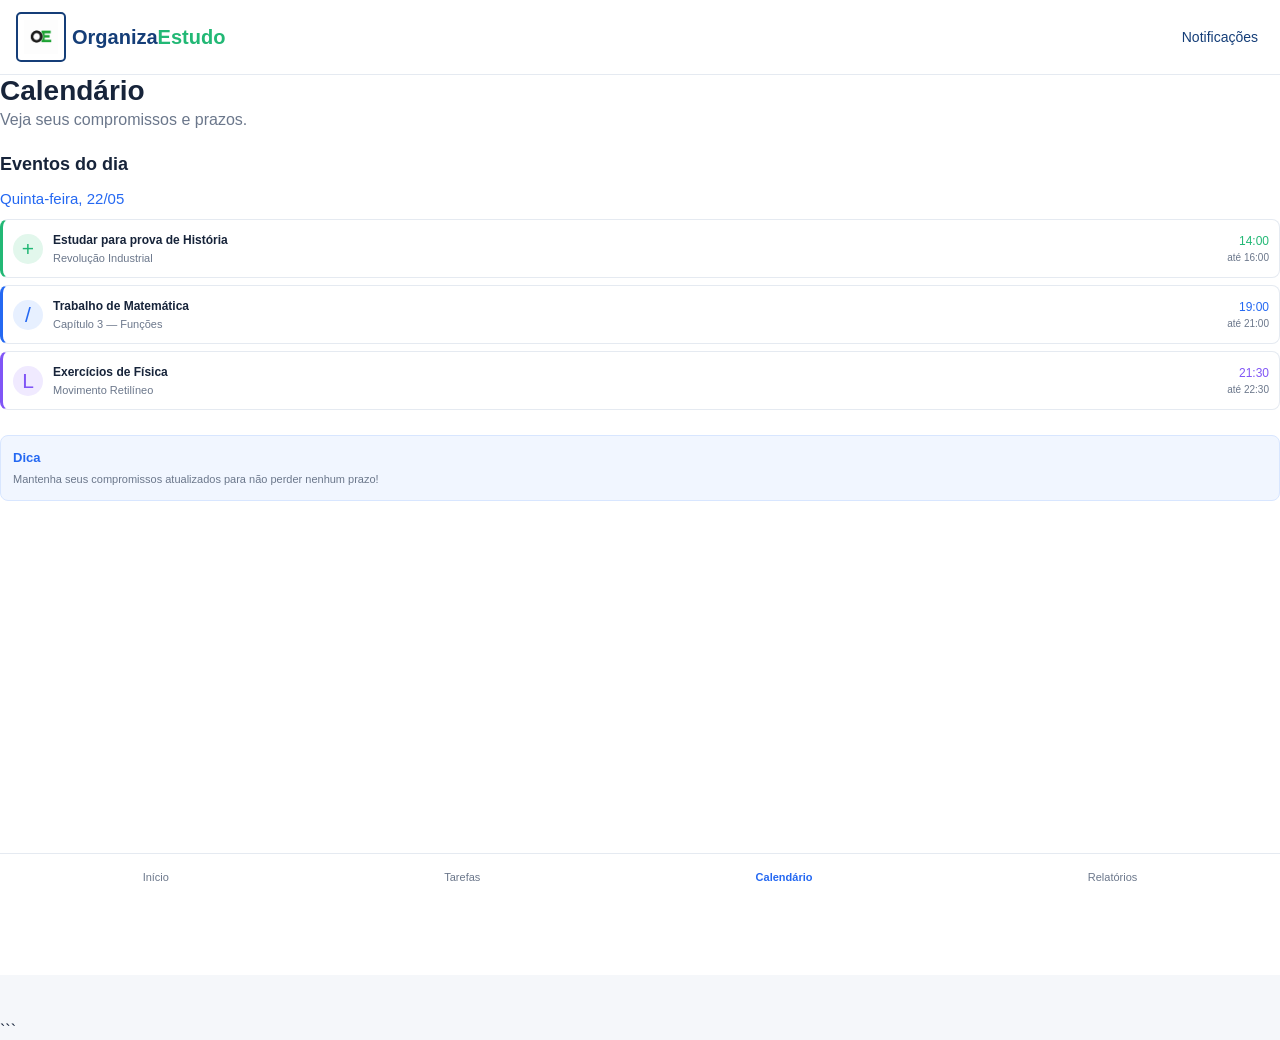
<file: calendario.html>
<!DOCTYPE html>
<html lang="pt-BR">
<head>
    <meta charset="UTF-8">
    <meta name="viewport" content="width=device-width, initial-scale=1.0">
    <title>Calendário - OrganizaEstudo</title>
    <link rel="stylesheet" href="calendario.css">
</head>
<body>

    <header>
        

        <div class="logo">
            <img src="logo.png" alt="Logo" class="desenho">
            <h2>Organiza<span>Estudo</span></h2>
        </div>

        <button id="sino">Notificações</button>
    </header>

    <main>
        <h1>Calendário</h1>
        <p class="subtitulo">Veja seus compromissos e prazos.</p>

        <section>
            <h3 class="titulo">Eventos do dia</h3>
            <p class="data">Quinta-feira, 22/05</p>

            <div class="evento verde">
                <div class="icone">+</div>

                <div class="informacoes">
                    <strong>Estudar para prova de História</strong>
                    <p>Revolução Industrial</p>
                </div>

                <div class="horario">
                    <span>14:00</span>
                    <small>até 16:00</small>
                </div>
            </div>

            <div class="evento azul">
                <div class="icone">/</div>

                <div class="informacoes">
                    <strong>Trabalho de Matemática</strong>
                    <p>Capítulo 3 — Funções</p>
                </div>

                <div class="horario">
                    <span>19:00</span>
                    <small>até 21:00</small>
                </div>
            </div>

            <div class="evento roxo">
                <div class="icone">L</div>

                <div class="informacoes">
                    <strong>Exercícios de Física</strong>
                    <p>Movimento Retilíneo</p>
                </div>

                <div class="horario">
                    <span>21:30</span>
                    <small>até 22:30</small>
                </div>
            </div>
        </section>

        <section class="dica">
            <strong>Dica</strong>
            <p>Mantenha seus compromissos atualizados para não perder nenhum prazo!</p>
        </section>

    </main>

    <footer>
        <button onclick="location.href='index.html'">Início</button>
        <button onclick="location.href='tarefas.html'">Tarefas</button>
        <button class="ativo">Calendário</button>
        <button id="relatorios">Relatórios</button>
    </footer>

    <script src="calendario.js"></script>
</body>
</html>
```
</file>
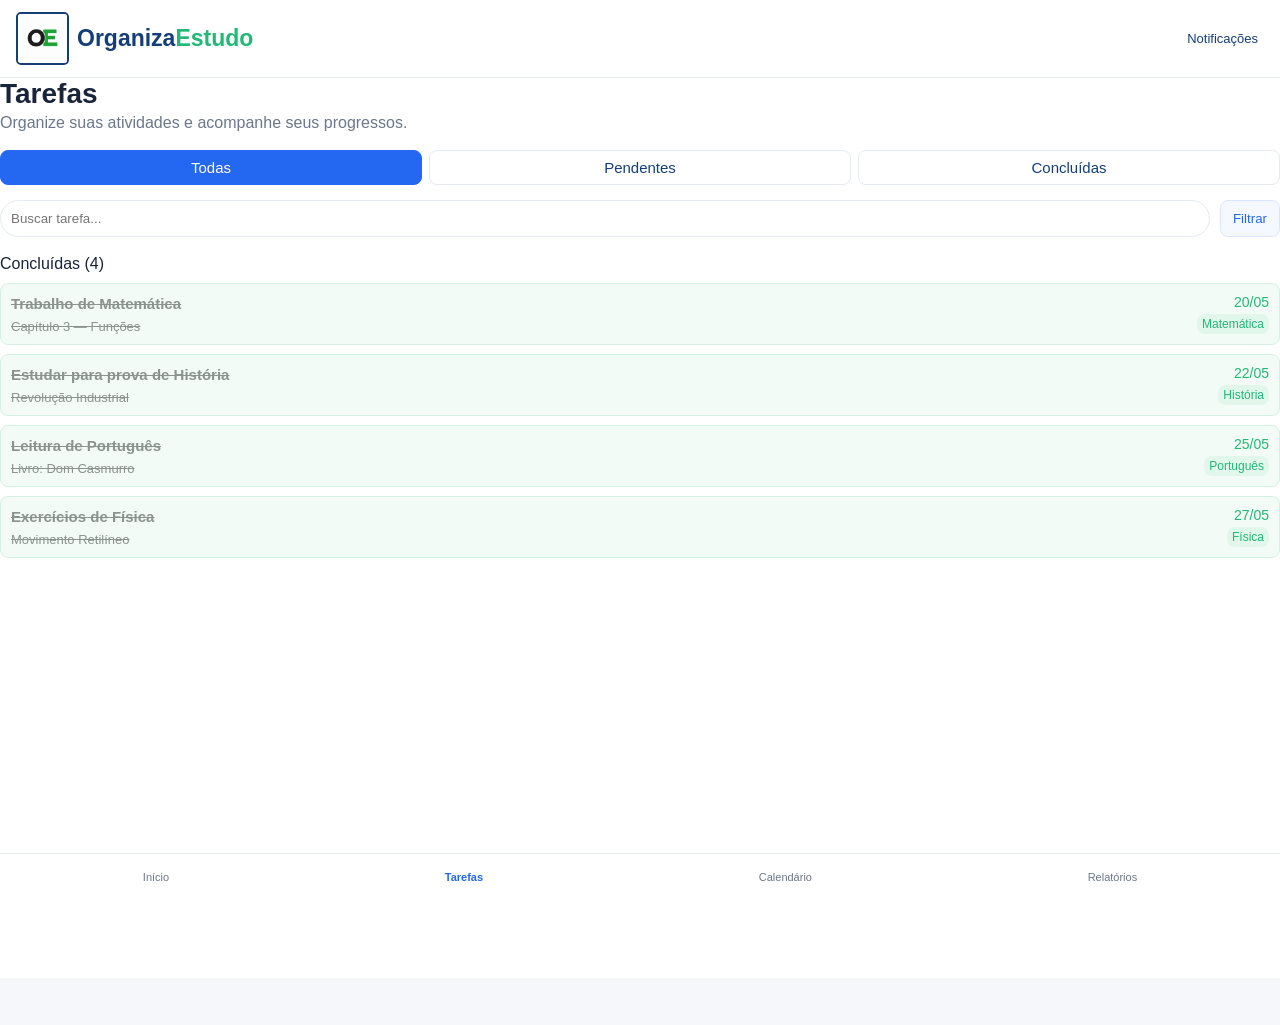
<file: tarefas.html>
<!DOCTYPE html>
<html lang="pt-BR">
<head>
    <meta charset="UTF-8">
    <meta name="viewport" content="width=device-width, initial-scale=1.0">
    <title>Tarefas - OrganizaEstudo</title>
    <link rel="stylesheet" href="tarefa.css">

</head>
<body>

    <header>
        <div class="logo">
            <img src="logo.png" alt="Logo" class="desenho">
            <h2>Organiza<span>Estudo</span></h2>
        </div>

        <button id="sino">Notificações</button>
    </header>

    <main>
        <h1>Tarefas</h1>
        <p class="subtitulo">
            Organize suas atividades e acompanhe seus progressos.
        </p>

        <div class="filtros">
            <button class="selecionado" data-filtro="todas">Todas</button>
            <button data-filtro="pendentes">Pendentes</button>
            <button data-filtro="concluidas">Concluídas</button>
        </div>

        <div class="busca">
            <input type="text" id="buscar" placeholder="Buscar tarefa...">
            <button id="filtrar">Filtrar</button>
        </div>

        <section class="secao-concluidas">
            <h3 class="titulo-lista">
                Concluídas (<span id="totalConcluidas">4</span>)
            </h3>

            <div id="listaConcluidas">

                <div class="tarefa concluida" data-favorita="false">
                    <div class="informacoes">
                        <strong>Trabalho de Matemática</strong>
                        <p>Capítulo 3 — Funções</p>
                    </div>
                    <div class="prazo verde">
                        <span>20/05</span>
                        <small>Matemática</small>
                    </div>
                </div>

                <div class="tarefa concluida" data-favorita="false">
                    <div class="informacoes">
                        <strong>Estudar para prova de História</strong>
                        <p>Revolução Industrial</p>
                    </div>
                    <div class="prazo verde">
                        <span>22/05</span>
                        <small>História</small>
                    </div>
                </div>
                
                <div class="tarefa concluida" data-favorita="false">
                    <div class="informacoes">
                        <strong>Leitura de Português</strong>
                        <p>Livro: Dom Casmurro</p>
                    </div>
                    <div class="prazo verde">
                        <span>25/05</span>
                        <small>Português</small>
                    </div>
                </div>

                <div class="tarefa concluida" data-favorita="false">
                    <div class="informacoes">
                        <strong>Exercícios de Física</strong>
                        <p>Movimento Retilíneo</p>
                    </div>
                    <div class="prazo verde">
                        <span>27/05</span>
                        <small>Física</small>
                    </div>
                </div>

        </section>
    </main>

    <footer>
        <button onclick="location.href='index.html'">Início</button>
        <button class="ativo">Tarefas</button>
        <button id="calendario">Calendário</button>
        <button id="relatorios">Relatórios</button>
    </footer>

    <script src="tarefa.js"></script>
</body>
</html>
</file>
<file: calendario.css>
* {
    box-sizing: border-box;
}

body {
    margin: 0;
    font-family: Arial, sans-serif;
    color: #17243a;
    background: #f5f7fa;
}

header {
    background: white;
    display: flex;
    align-items: center;
    justify-content: space-between;
    border-bottom: 1px solid #ddd;
}

button {
    cursor: pointer;
    font-family: Arial, sans-serif;
}

header button {
    background: white;
    border: none;
    color: #153e78;
}

.logo {
    height: 50px;
    width: 50px;

    display: flex;
    align-items: center;
    gap: 8px;
}

.logo h2 {
    font-size: 20px;
    margin: 0;
    color: #153e78;
}

.logo h2 span {
    color: #22b875;
}

.logo img {
    width: 100%;
    height: 100%;
}
.desenho {
    border: 2px solid #153e78;
    border-radius: 5px;
    font-weight: bold;
    color: #153e78;
}

header {
    display: flex;
    align-items: center;
    justify-content: space-between;
    padding: 12px 16px;
    background: white;
    border-bottom: 1px solid #e5eaf1;
}

header button {
    border: none;
    background: white;
    color: #153e78;
}

#sino {
    font-size: 14px;
}

.logo {
    display: flex;
    align-items: center;
    gap: 6px;
}

.desenho {
    border: 2px solid #153e78;
    padding: 6px;
    border-radius: 5px;
    font-weight: bold;
    color: #153e78;
    font-size: 17px;
}

.logo h2 {
    font-size: 20px;
    margin: 0;
    color: #153e78;
}

.logo h2 span {
    color: #22b875;
}

main {
    width: 100%;
    max-width: none;
    min-height: calc(100vh - 100px);
    margin: 0;
    margin-top:0;
    background: white;
    min-height: 100vh;
}

h1 {
    font-size: 28px;
    margin: 0 0 4px;
}

.subtitulo {
    color: #6b778b;
    font-size: 16px;
    margin: 0 0 25px;
}

.titulo {
    font-size: 18px;
    margin: 0 0 8px;
}

.data {
    color: #2468f2;
    font-size: 15px;
    margin-bottom: 12px;
}

.evento {
    display: flex;
    align-items: center;
    gap: 10px;
    padding: 13px 10px;
    margin-bottom: 7px;
    border: 1px solid #e5eaf1;
    border-left: 3px solid;
    border-radius: 8px;
}

.evento .icone {
    width: 30px;
    height: 30px;
    display: flex;
    align-items: center;
    justify-content: center;
    border-radius: 50%;
    font-size: 21px;
    flex-shrink: 0;
}

.verde {
    border-left-color: #22b875;
}

.verde .icone {
    background: #e2f7ec;
    color: #22b875;
}

.azul {
    border-left-color: #2468f2;
}

.azul .icone {
    background: #e7f0ff;
    color: #2468f2;
}

.roxo {
    border-left-color: #8055f6;
}

.roxo .icone {
    background: #f0eaff;
    color: #8055f6;
}

.informacoes {
    flex: 1;
    min-width: 0;
}

.informacoes strong {
    display: block;
    font-size: 12px;
    margin-bottom: 5px;
}

.informacoes p {
    margin: 0;
    color: #6b778b;
    font-size: 11px;
}

.horario {
    display: flex;
    flex-direction: column;
    align-items: flex-end;
    gap: 4px;
    white-space: nowrap;
}

.horario span {
    color: #2468f2;
    font-size: 12px;
}

.verde .horario span {
    color: #22b875;
}

.roxo .horario span {
    color: #8055f6;
}

.horario small {
    color: #6b778b;
    font-size: 10px;
}

.dica {
    margin-top: 25px;
    padding: 12px;
    background: #f1f6ff;
    border: 1px solid #d8e6ff;
    border-radius: 8px;
}

.dica strong {
    font-size: 13px;
    color: #2468f2;
}

.dica p {
    margin: 5px 0 0;
    color: #6b778b;
    font-size: 11px;
    line-height: 1.5;
}

footer {
    display: flex;
    justify-content: space-around;
    align-items: center;
    padding: 12px 5px;
    background: white;
    border-top: 1px solid #e5eaf1;
    position: sticky;
    bottom: 0;
}

footer button {
    border: none;
    background: white;
    color: #6b778b;
    font-size: 11px;
    padding: 5px;
}

footer .ativo {
    color: #2468f2;
    font-weight: bold;
}

@media (max-width: 380px) {
    main {
        padding: 18px 10px;
    }

    .logo h2 {
        font-size: 15px;
    }

    .evento {
        gap: 7px;
        padding: 11px 7px;
    }

    .informacoes strong {
        font-size: 11px;
    }

    .informacoes p {
        font-size: 10px;
    }

    .horario span {
        font-size: 11px;
    }
}
</file>
<file: tarefa.css>
* {
    box-sizing: border-box;
}

body {
    margin: 0;
    font-family: Arial, sans-serif;
    color: #17243a;
    background: #f5f7fa;
}

button, input {
    font-family: Arial, sans-serif;
}

button {
    cursor: pointer;
}

header {
    display: flex;
    align-items: center;
    justify-content: space-between;
    padding: 12px 16px;
    background: white;
    border-bottom: 1px solid #e5eaf1;
}

header button {
    border: none;
    background: white;
    color: #153e78;
}


#sino {
    font-size: 13px;
}

.logo {
    height: 53px;
    width: 53px;

    display: flex;
    align-items: center;
    gap: 8px;
}

.logo h2 {
    font-size: 23px;
    margin: 0;
    color: #153e78;
}

.logo h2 span {
    color: #22b875;
}

.logo img {
    width: 100%;
    height: 100%;
}
.desenho {
    border: 2px solid #153e78;
    border-radius: 5px;
    font-weight: bold;
    color: #153e78;
}

main {
    width: 100%;
    max-width: none;
    min-height: calc(100vh - 100px);
    margin: 0;
    margin-top:0;
    background: white;
    min-height: 100vh;
}

h1 {
    font-size: 28px;
    margin: 0 0 4px;
}

.subtitulo {
    color: #6b778b;
    font-size: 16px;
    margin: 0 0 18px;
}

.filtros {
    display: flex;
    gap: 7px;
    margin-bottom: 15px;
}

.filtros button {
    flex: 1;
    padding: 8px 4px;
    border: 1px solid #e5eaf1;
    border-radius: 8px;
    background: white;
    color: #153e78;
    font-size: 15px;
}

.filtros button.selecionado {
    background: #2468f2;
    color: white;
    border-color: #2468f2;
}

.busca {
    display: flex;
    gap: 10px;
    margin-bottom: 18px;
}

.busca input {
    width: 100%;
    min-width: 0;
    padding: 10px;
    border: 1px solid #e5eaf1;
    border-radius: 23px;
    outline: none;
}

.busca input:focus {
    border-color: #2468f2;
}

#filtrar {
    padding: 8px 12px;
    border: 1px solid #d8e6ff;
    border-radius: 8px;
    background: #f5f8ff;
    color: #2468f2;
}

.titulo-lista {
    font-size: 16px;
    font-weight: normal;
    margin: 15px 0 10px;
}

#listaPendentes,
#listaConcluidas {
    display: flex;
    flex-direction: column;
    gap: 9px;
}

.tarefa {
    display: flex;
    align-items: center;
    gap: 8px;
    padding: 10px;
    border: 1px solid #e5eaf1;
    border-radius: 8px;
    background: white;
}

.tarefa input {
    width: 15px;
    height: 15px;
    cursor: pointer;
    accent-color: #22b875;
    flex-shrink: 0;
}

.informacoes {
    flex: 1;
    min-width: 0;
}

.informacoes strong {
    display: block;
    font-size: 15px;
    margin-bottom: 7px;
}

.informacoes p {
    color: #6b778b;
    font-size: 13px;
    margin: 0;
}

.prazo {
    display: flex;
    flex-direction: column;
    align-items: flex-end;
    gap: 4px;
    font-size: 14px;
    white-space: nowrap;
}

.prazo small {
    padding: 3px 5px;
    border-radius: 8px;
    font-size: 12px;
    background: #f0f4fa;
}

.prazo.azul {
    color: #2468f2;
}

.prazo.azul small {
    background: #e7f0ff;
}

.prazo.verde {
    color: #22b875;
}

.prazo.verde small {
    background: #e2f7ec;
}

.prazo.laranja {
    color: #ff9d16;
}

.prazo.laranja small {
    background: #fff0d5;
}

.prazo.roxo {
    color: #8055f6;
}

.prazo.roxo small {
    background: #f0eaff;
}

.favorito {
    border: none;
    background: transparent;
    color: #ff9d16;
    font-size: 17px;
    padding: 0;
}

.tarefa.concluida {
    background: #f3fbf6;
    border-color: #d3f2e2;
}

.tarefa.concluida .informacoes strong,
.tarefa.concluida .informacoes p {
    color: #89948e;
    text-decoration: line-through;
}

.secao-concluidas {
    margin-top: 18px;
}

#adicionar {
    position: fixed;
    bottom: 75px;
    right: max(calc((100vw - 668px) / 2), 20px);
    width: 48px;
    height: 48px;
    border: none;
    border-radius: 50%;
    background: #2468f2;
    color: white;
    font-size: 28px;
    box-shadow: 0 3px 8px #0002;
}

footer {
    display: flex;
    justify-content: space-around;
    align-items: center;
    padding: 12px 5px;
    background: white;
    border-top: 1px solid #e5eaf1;
    position: sticky;
    bottom: 0;
}

footer button {
    border: none;
    background: white;
    color: #6b778b;
    font-size: 11px;
    padding: 5px;
}

footer .ativo {
    color: #2468f2;
    font-weight: bold;
}

@media (max-width: 380px) {
    main {
        padding: 16px 10px 65px;
    }

    .filtros {
        gap: 4px;
    }

    .filtros button {
        font-size: 10px;
    }

    .tarefa {
        gap: 5px;
        padding: 8px 6px;
    }

    .informacoes strong {
        font-size: 11px;
    }

    .favorito {
        font-size: 14px;
    }
}
</file>
